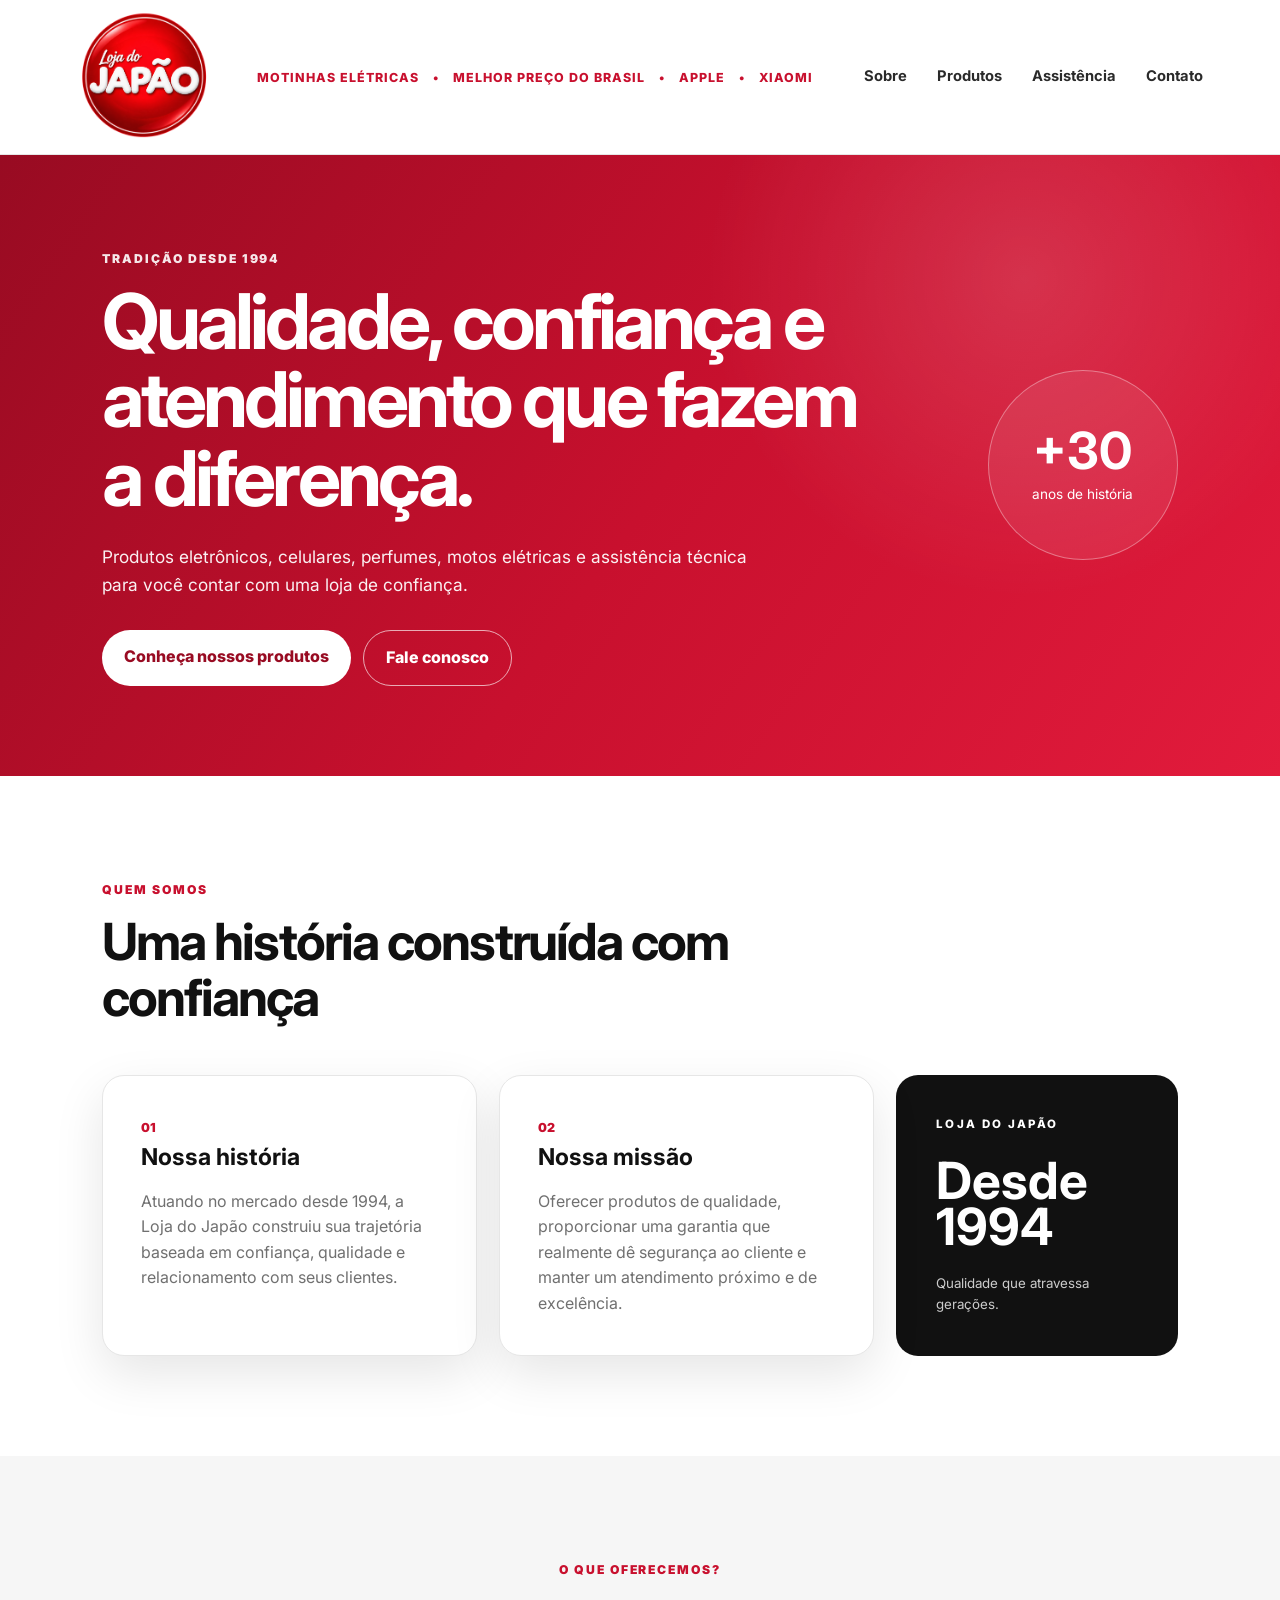
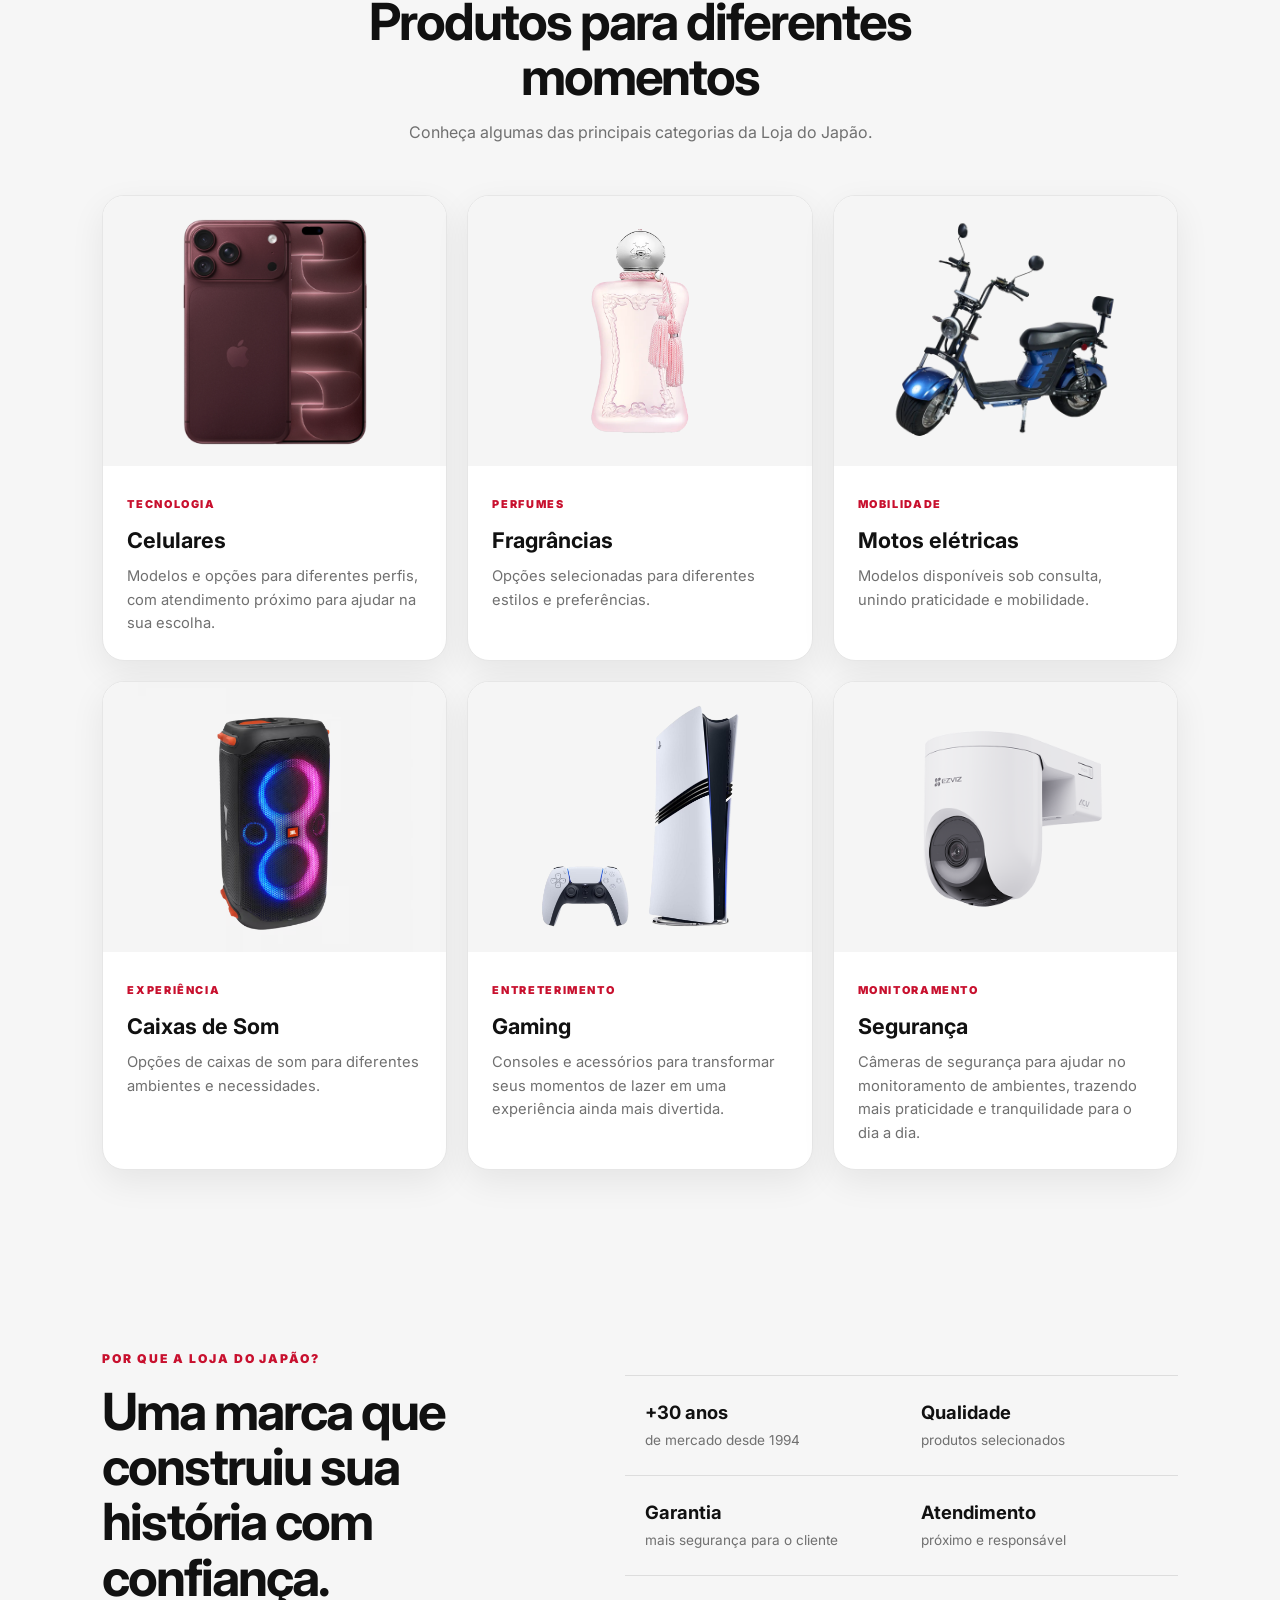
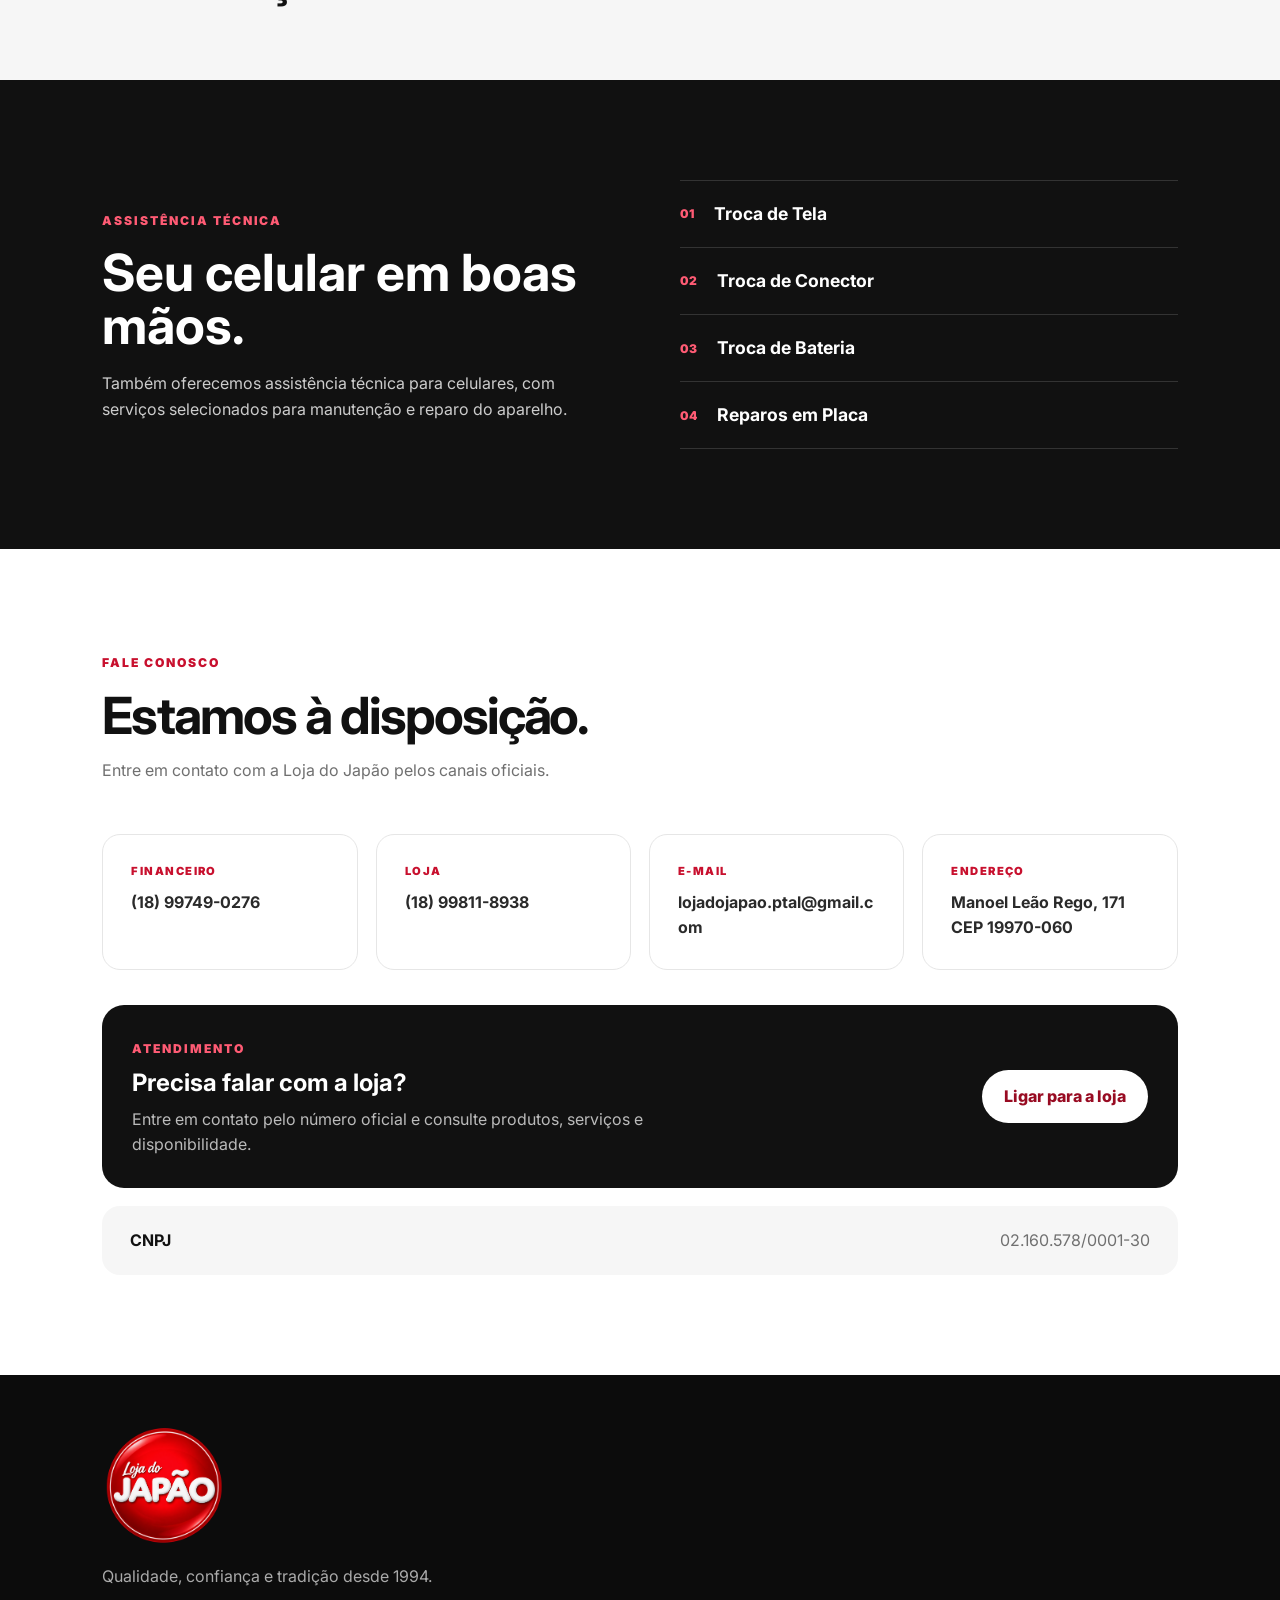
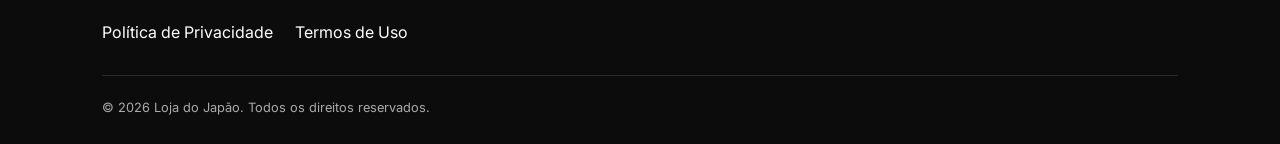
<file: index.html>
<!DOCTYPE html>
<html lang="pt-BR">
<head>
  <meta charset="UTF-8">
  <meta name="viewport" content="width=device-width, initial-scale=1.0">
  <meta name="description" content="Loja do Japão — produtos eletrônicos, celulares, perfumes, motos elétricas e assistência técnica, desde 1994.">
  <title>Loja do Japão | Financeiro</title>
  <link rel="icon" type="image/png" href="assets/47261f3b-9f89-4285-891b-f1431dbd8eb9.png">
  <link rel="stylesheet" href="style.css">
</head>
<body>
  <header class="site-header">
    <a class="brand" href="#inicio" aria-label="Loja do Japão - início">
      <img src="assets/47261f3b-9f89-4285-891b-f1431dbd8eb9.png" alt="Logo Loja do Japão">
    </a>

    <div class="header-message">
  <div class="message-track">
    <span>Motinhas Elétricas</span>
    <span>•</span>
    <span>Melhor preço do Brasil</span>
    <span>•</span>
    <span>Apple</span>
    <span>•</span>
    <span>Xiaomi</span>
    <span>•</span>
    <span>Samsung</span>
    <span>•</span>
    <span>Patinetes Elétricos</span>
    <span>•</span>
    <span>Motinhas Infantis</span>
    <span>•</span>
    <span>Qualidade</span>
    <span>•</span>
    <span>Motinhas Elétrica</span>
    <span>•</span>
    <span>Melhor preço do Brasil</span>
    <span>•</span>
    <span>Apple</span>
    <span>•</span>
    <span>Xiaomi</span>
    <span>•</span>
    <span>Samsung</span>
    <span>•</span>
    <span>Patinetes Elétricos</span>
    <span>•</span>
    <span>Motinhas Infantis</span>
    <span>•</span>
    <span>Qualidade</span>
    <span>•</span>
  </div>
</div>

</div>
    
  </div>

    <button class="menu-toggle" aria-label="Abrir menu" aria-expanded="false">☰</button>

    <nav class="main-nav" aria-label="Navegação principal">
      <a href="#sobre">Sobre</a>
      <a href="#produtos">Produtos</a>
      <a href="#assistencia">Assistência</a>
      <a href="#contato">Contato</a>
    </nav>
  </header>

  <main>
    <section id="inicio" class="hero">
      <div class="hero-content">
        <span class="eyebrow">TRADIÇÃO DESDE 1994</span>
        <h1>Qualidade, confiança e atendimento que fazem a diferença.</h1>
        <p>
          Produtos eletrônicos, celulares, perfumes, motos elétricas e assistência técnica
          para você contar com uma loja de confiança.
        </p>
        <div class="hero-actions">
          <a class="button button-primary" href="#produtos">Conheça nossos produtos</a>
          <a class="button button-light" href="#contato">Fale conosco</a>
        </div>
      </div>
      <div class="hero-badge">
        <strong>+30</strong>
        <span>anos de história</span>
      </div>
    </section>

    <section id="sobre" class="section about">
      <div class="section-heading">
        <span class="eyebrow">QUEM SOMOS</span>
        <h2>Uma história construída com confiança</h2>
      </div>

      <div class="about-grid">
        <article class="about-card history-card">
          <span class="card-number">01</span>
          <h3>Nossa história</h3>
          <p>
            Atuando no mercado desde 1994, a Loja do Japão construiu sua trajetória
            baseada em confiança, qualidade e relacionamento com seus clientes.
          </p>
        </article>

        <article class="about-card mission-card">
          <span class="card-number">02</span>
          <h3>Nossa missão</h3>
          <p>
            Oferecer produtos de qualidade, proporcionar uma garantia que realmente
            dê segurança ao cliente e manter um atendimento próximo e de excelência.
          </p>
        </article>

        <article class="about-highlight">
          <span>LOJA DO JAPÃO</span>
          <strong>Desde<br>1994</strong>
          <small>Qualidade que atravessa gerações.</small>
        </article>
      </div>
    </section>

    <section id="produtos" class="section products-section">
      <div class="section-heading centered">
        <span class="eyebrow">O QUE OFERECEMOS?</span>
        <h2>Produtos para diferentes momentos</h2>
        <p>Conheça algumas das principais categorias da Loja do Japão.</p>
      </div>

      <div class="product-showcase">
        <article class="showcase-card showcase-large">
          <div class="showcase-image">
            <img src="assets/produtos/iphone-18-pro-max-bordo.webp" alt="Celulares disponíveis na Loja do Japão" loading="lazy">
          </div>
          <div class="showcase-copy">
            <span>TECNOLOGIA</span>
            <h3>Celulares</h3>
            <p>Modelos e opções para diferentes perfis, com atendimento próximo para ajudar na sua escolha.</p>
          </div>
        </article>

        <article class="showcase-card">
          <div class="showcase-image">
            <img src="assets/produtos/delina_larosee_75ml_1-m0shviifk1.webp" alt="Perfume Delina" loading="lazy">
          </div>
          <div class="showcase-copy">
            <span>PERFUMES</span>
            <h3>Fragrâncias</h3>
            <p>Opções selecionadas para diferentes estilos e preferências.</p>
          </div>
        </article>

        <article class="showcase-card">
          <div class="showcase-image">
            <img src="assets/produtos/Scooter-eletrica-Moto-Chefe-X12-1000W.png" alt="Moto elétrica azul" loading="lazy">
          </div>
          <div class="showcase-copy">
            <span>MOBILIDADE</span>
            <h3>Motos elétricas</h3>
            <p>Modelos disponíveis sob consulta, unindo praticidade e mobilidade.</p>
          </div>
        </article>
        <article class="showcase-card">
          <div class="showcase-image">
            <img src="assets/produtos/1xg.avif" alt="Partybox preta com leds" loading="lazy">
          </div>
          <div class="showcase-copy">
            <span>EXPERIÊNCIA</span>
            <h3>Caixas de Som</h3>
            <p>Opções de caixas de som para diferentes ambientes e necessidades.</p>
          </div>
        </article>
        <article class="showcase-card">
          <div class="showcase-image">
            <img src="assets/produtos/ps5-pro-1.png" alt="PS5 Pro Branco" loading="lazy">
          </div>
          <div class="showcase-copy">
            <span>ENTRETERIMENTO</span>
            <h3>Gaming</h3>
            <p>Consoles e acessórios para transformar seus momentos de lazer em uma experiência ainda mais divertida.</p>
          </div>
        </article>
          <article class="showcase-card">
            <div class="showcase-image">
              <img src="assets/produtos/c8bb584dae6fce9f8365bcbbbc2532af_middle.png" alt="Câmera de Segurança" loading="lazy">
            </div>
            <div class="showcase-copy">
              <span>MONITORAMENTO</span>
              <h3>Segurança</h3>
              <p>Câmeras de segurança para ajudar no monitoramento de ambientes, trazendo mais praticidade e tranquilidade para o dia a dia.</p>
            </div>
    </section>

    <section class="trust-section">
      <div class="trust-inner">
        <div class="trust-title">
          <span class="eyebrow">POR QUE A LOJA DO JAPÃO?</span>
          <h2>Uma marca que construiu sua história com confiança.</h2>
        </div>
        <div class="trust-items">
          <div><strong>+30 anos</strong><span>de mercado desde 1994</span></div>
          <div><strong>Qualidade</strong><span>produtos selecionados</span></div>
          <div><strong>Garantia</strong><span>mais segurança para o cliente</span></div>
          <div><strong>Atendimento</strong><span>próximo e responsável</span></div>
        </div>
      </div>
    </section>

    <section id="assistencia" class="section assistance-section">
      <div class="assistance-content">
        <div>
          <span class="eyebrow">ASSISTÊNCIA TÉCNICA</span>
          <h2>Seu celular em boas mãos.</h2>
          <p>
            Também oferecemos assistência técnica para celulares, com serviços
            selecionados para manutenção e reparo do aparelho.
          </p>
        </div>

        <div class="service-list">
          <div><span>01</span><strong>Troca de Tela</strong></div>
          <div><span>02</span><strong>Troca de Conector</strong></div>
          <div><span>03</span><strong>Troca de Bateria</strong></div>
          <div><span>04</span><strong>Reparos em Placa</strong></div>
        </div>
      </div>
    </section>

    <section id="contato" class="section contact-section">
      <div class="section-heading">
        <span class="eyebrow">FALE CONOSCO</span>
        <h2>Estamos à disposição.</h2>
        <p>Entre em contato com a Loja do Japão pelos canais oficiais.</p>
      </div>

      <div class="contact-grid">
        <div class="contact-item">
          <span>FINANCEIRO</span>
          <a href="tel:+5518997490276">(18) 99749-0276</a>
        </div>
        <div class="contact-item">
          <span>LOJA</span>
          <a href="tel:+5518998118938">(18) 99811-8938</a>
        </div>
        <div class="contact-item">
          <span>E-MAIL</span>
          <a href="mailto:lojadojapao.ptal@gmail.com">lojadojapao.ptal@gmail.com</a>
        </div>
        <div class="contact-item">
          <span>ENDEREÇO</span>
          <p>Manoel Leão Rego, 171<br>CEP 19970-060</p>
        </div>
      </div>

      <div class="contact-cta">
        <div>
          <span class="eyebrow">ATENDIMENTO</span>
          <h3>Precisa falar com a loja?</h3>
          <p>Entre em contato pelo número oficial e consulte produtos, serviços e disponibilidade.</p>
        </div>
        <a class="button button-primary" href="tel:+5518998118938">Ligar para a loja</a>
      </div>

      <div class="company-data">
        <strong>CNPJ</strong>
        <span>02.160.578/0001-30</span>
      </div>
    </section>
  </main>

  <footer class="site-footer">
    <div>
      <img src="assets/47261f3b-9f89-4285-891b-f1431dbd8eb9.png" alt="Loja do Japão">
      <p>Qualidade, confiança e tradição desde 1994.</p>
    </div>
    <div class="footer-links">
      <a href="pages/politica-privacidade.html">Política de Privacidade</a>
      <a href="pages/termos-de-uso.html">Termos de Uso</a>
    </div>
    <p class="copyright">© <span id="year"></span> Loja do Japão. Todos os direitos reservados.</p>
  </footer>

  <script src="script.js"></script>
</body>
</html>
</file>
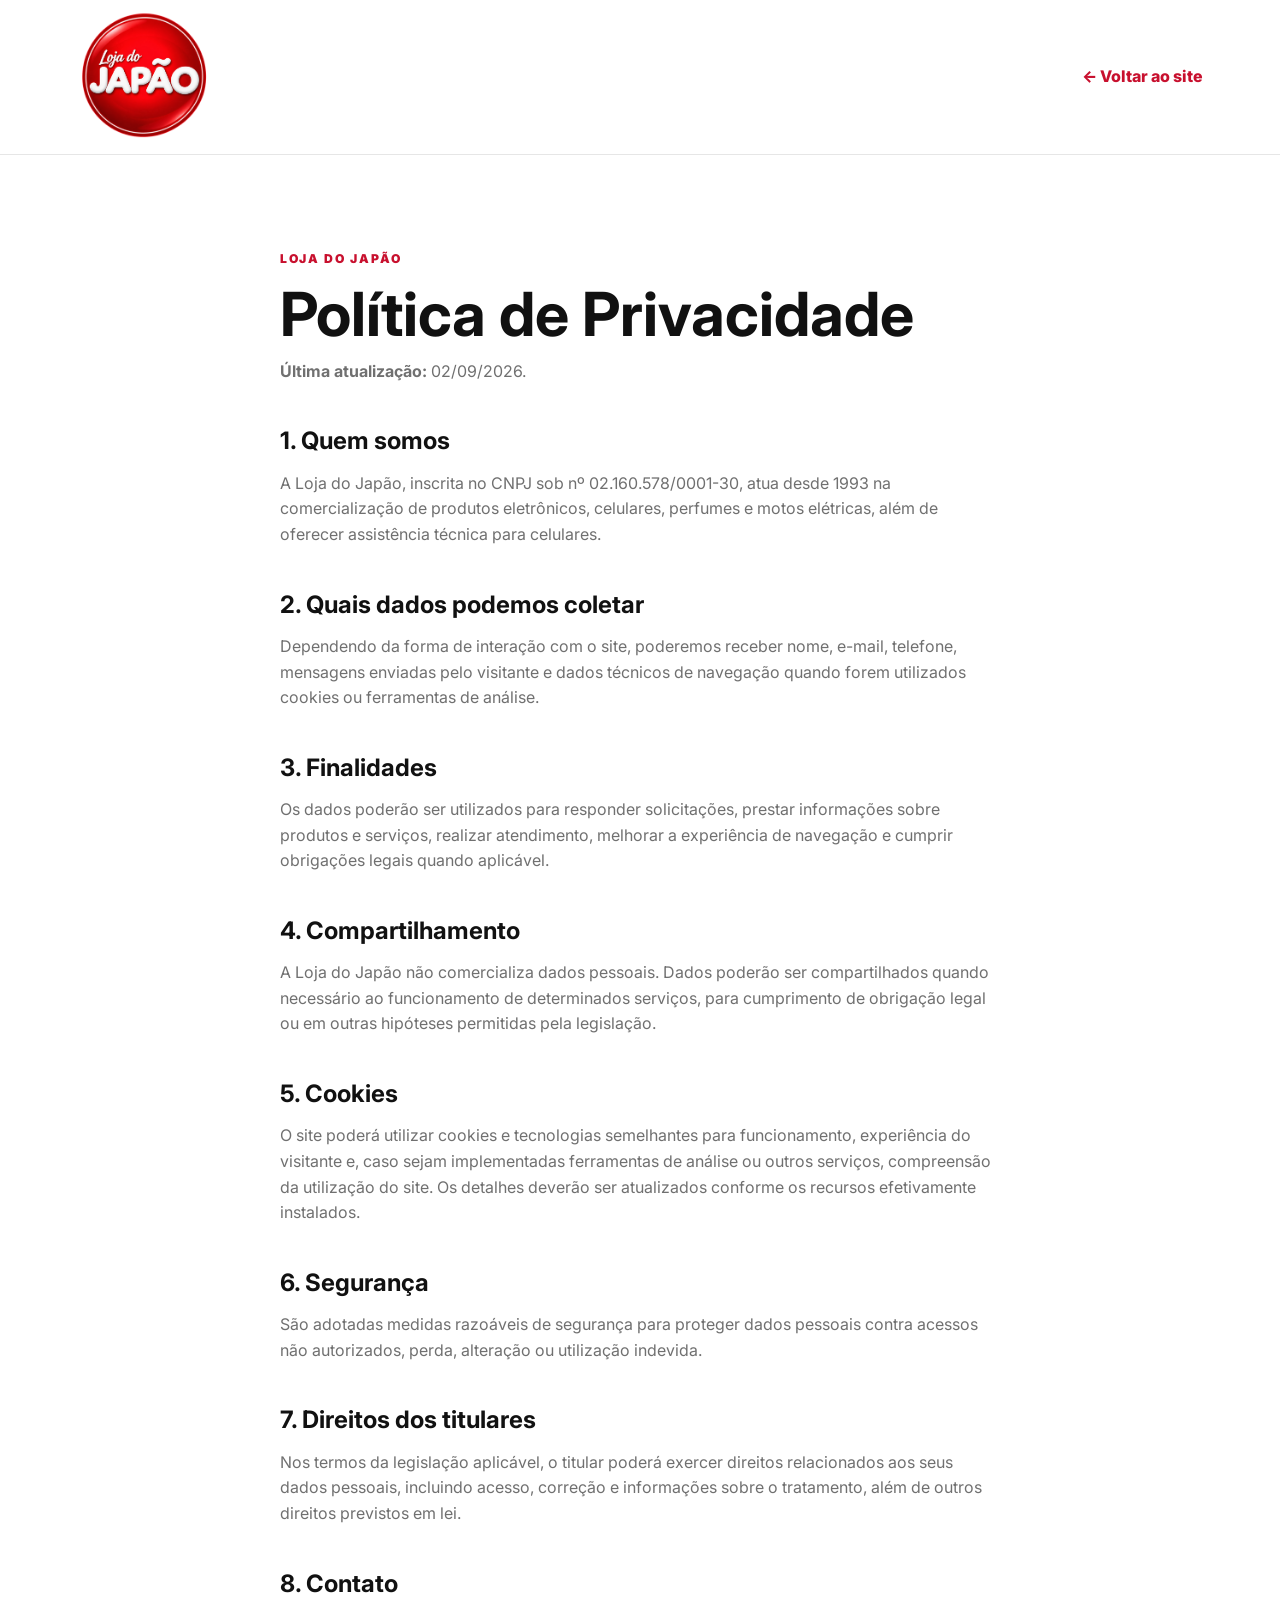
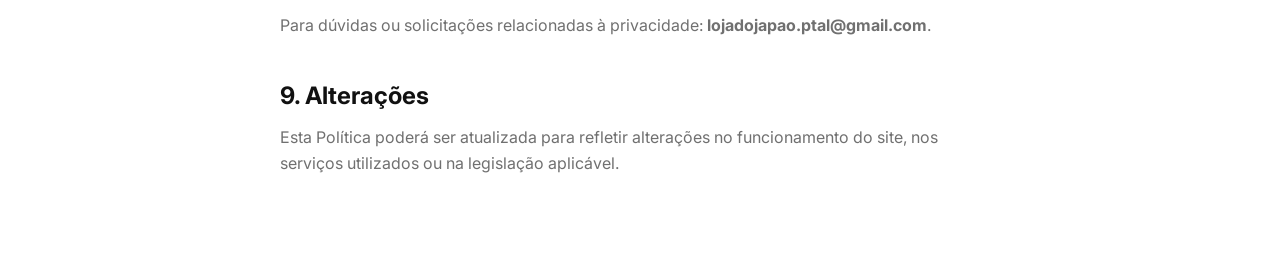
<file: pages/politica-privacidade.html>
<!DOCTYPE html>
<html lang="pt-BR">
<head>
  <meta charset="UTF-8">
  <meta name="viewport" content="width=device-width, initial-scale=1.0">
  <title>Política de Privacidade | Loja do Japão</title>
  <link rel="icon" type="image/png" href="../assets/47261f3b-9f89-4285-891b-f1431dbd8eb9.png">
  <link rel="stylesheet" href="../style.css">
</head>
<body>
  <header class="site-header">
    <a class="brand" href="../index.html"><img src="../assets/47261f3b-9f89-4285-891b-f1431dbd8eb9.png" alt="Logotipo -Loja do Japão"></a>
    <a class="back-link" href="../index.html">← Voltar ao site</a>
  </header>
  <main class="legal-page">
    <span class="eyebrow">LOJA DO JAPÃO</span>
    <h1>Política de Privacidade</h1>
    <p><strong>Última atualização: </strong>02/09/2026.</p>

    <h2>1. Quem somos</h2>
    <p>A Loja do Japão, inscrita no CNPJ sob nº 02.160.578/0001-30, atua desde 1993 na comercialização de produtos eletrônicos, celulares, perfumes e motos elétricas, além de oferecer assistência técnica para celulares.</p>

    <h2>2. Quais dados podemos coletar</h2>
    <p>Dependendo da forma de interação com o site, poderemos receber nome, e-mail, telefone, mensagens enviadas pelo visitante e dados técnicos de navegação quando forem utilizados cookies ou ferramentas de análise.</p>

    <h2>3. Finalidades</h2>
    <p>Os dados poderão ser utilizados para responder solicitações, prestar informações sobre produtos e serviços, realizar atendimento, melhorar a experiência de navegação e cumprir obrigações legais quando aplicável.</p>

    <h2>4. Compartilhamento</h2>
    <p>A Loja do Japão não comercializa dados pessoais. Dados poderão ser compartilhados quando necessário ao funcionamento de determinados serviços, para cumprimento de obrigação legal ou em outras hipóteses permitidas pela legislação.</p>

    <h2>5. Cookies</h2>
    <p>O site poderá utilizar cookies e tecnologias semelhantes para funcionamento, experiência do visitante e, caso sejam implementadas ferramentas de análise ou outros serviços, compreensão da utilização do site. Os detalhes deverão ser atualizados conforme os recursos efetivamente instalados.</p>

    <h2>6. Segurança</h2>
    <p>São adotadas medidas razoáveis de segurança para proteger dados pessoais contra acessos não autorizados, perda, alteração ou utilização indevida.</p>

    <h2>7. Direitos dos titulares</h2>
    <p>Nos termos da legislação aplicável, o titular poderá exercer direitos relacionados aos seus dados pessoais, incluindo acesso, correção e informações sobre o tratamento, além de outros direitos previstos em lei.</p>

    <h2>8. Contato</h2>
    <p>Para dúvidas ou solicitações relacionadas à privacidade: <strong>lojadojapao.ptal@gmail.com</strong>.</p>

    <h2>9. Alterações</h2>
    <p>Esta Política poderá ser atualizada para refletir alterações no funcionamento do site, nos serviços utilizados ou na legislação aplicável.</p>
  </main>
</body>
</html>
</file>
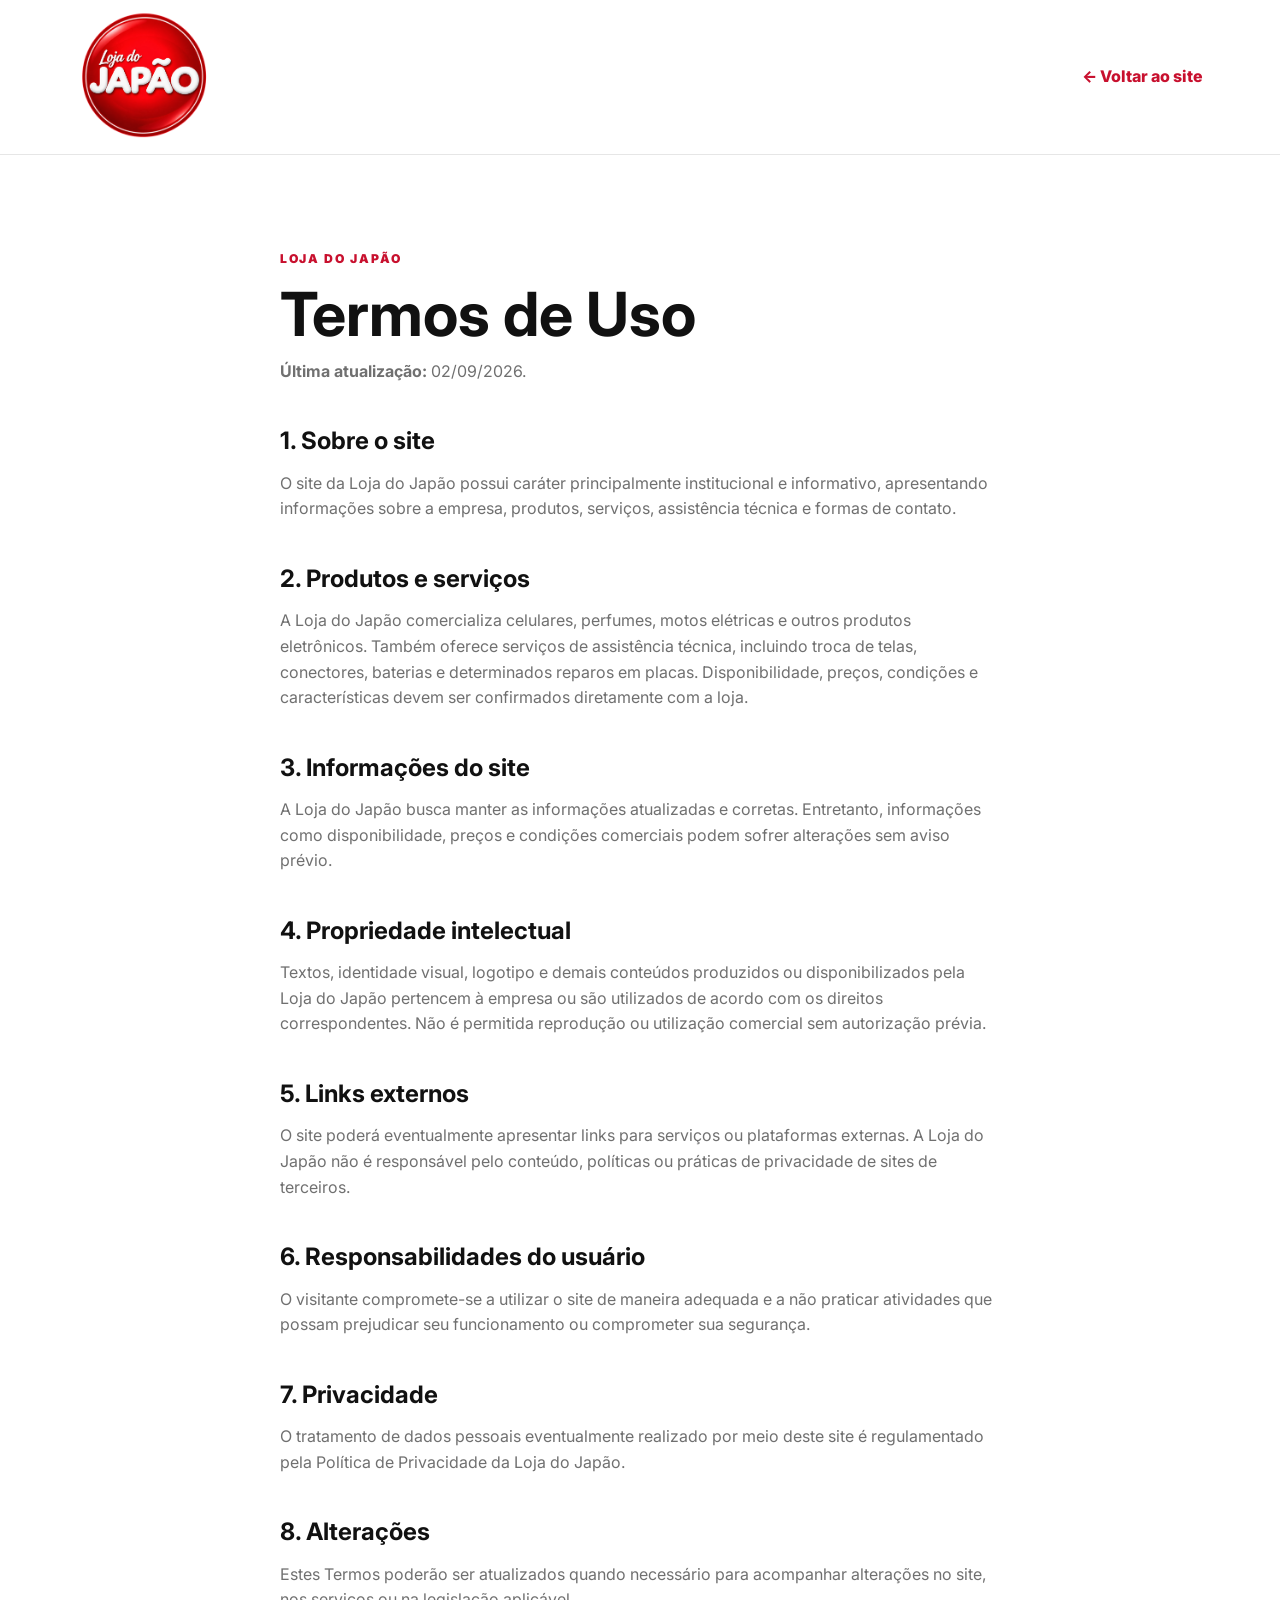
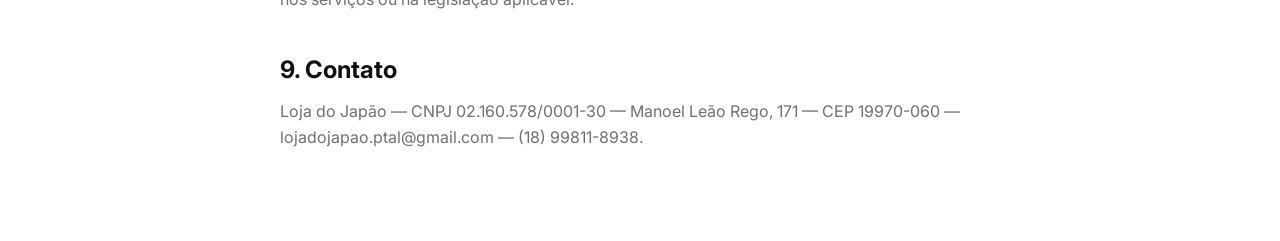
<file: pages/termos-de-uso.html>
<!DOCTYPE html>
<html lang="pt-BR">
<head>
  <meta charset="UTF-8">
  <meta name="viewport" content="width=device-width, initial-scale=1.0">
  <title>Termos de Uso | Loja do Japão</title>
  <link rel="icon" type="image/png" href="..//assets/47261f3b-9f89-4285-891b-f1431dbd8eb9.png">
  <link rel="stylesheet" href="../style.css">
</head>
<body>
  <header class="site-header">
    <a class="brand" href="../index.html"><img src="..//assets/47261f3b-9f89-4285-891b-f1431dbd8eb9.png" alt="Logotipo - Loja do Japão"></a>
    <a class="back-link" href="../index.html">← Voltar ao site</a>
  </header>
  <main class="legal-page">
    <span class="eyebrow">LOJA DO JAPÃO</span>
    <h1>Termos de Uso</h1>
    <p><strong>Última atualização: </strong>02/09/2026.</p>

    <h2>1. Sobre o site</h2>
    <p>O site da Loja do Japão possui caráter principalmente institucional e informativo, apresentando informações sobre a empresa, produtos, serviços, assistência técnica e formas de contato.</p>

    <h2>2. Produtos e serviços</h2>
    <p>A Loja do Japão comercializa celulares, perfumes, motos elétricas e outros produtos eletrônicos. Também oferece serviços de assistência técnica, incluindo troca de telas, conectores, baterias e determinados reparos em placas. Disponibilidade, preços, condições e características devem ser confirmados diretamente com a loja.</p>

    <h2>3. Informações do site</h2>
    <p>A Loja do Japão busca manter as informações atualizadas e corretas. Entretanto, informações como disponibilidade, preços e condições comerciais podem sofrer alterações sem aviso prévio.</p>

    <h2>4. Propriedade intelectual</h2>
    <p>Textos, identidade visual, logotipo e demais conteúdos produzidos ou disponibilizados pela Loja do Japão pertencem à empresa ou são utilizados de acordo com os direitos correspondentes. Não é permitida reprodução ou utilização comercial sem autorização prévia.</p>

    <h2>5. Links externos</h2>
    <p>O site poderá eventualmente apresentar links para serviços ou plataformas externas. A Loja do Japão não é responsável pelo conteúdo, políticas ou práticas de privacidade de sites de terceiros.</p>

    <h2>6. Responsabilidades do usuário</h2>
    <p>O visitante compromete-se a utilizar o site de maneira adequada e a não praticar atividades que possam prejudicar seu funcionamento ou comprometer sua segurança.</p>

    <h2>7. Privacidade</h2>
    <p>O tratamento de dados pessoais eventualmente realizado por meio deste site é regulamentado pela Política de Privacidade da Loja do Japão.</p>

    <h2>8. Alterações</h2>
    <p>Estes Termos poderão ser atualizados quando necessário para acompanhar alterações no site, nos serviços ou na legislação aplicável.</p>

    <h2>9. Contato</h2>
    <p>Loja do Japão — CNPJ 02.160.578/0001-30 — Manoel Leão Rego, 171 — CEP 19970-060 — lojadojapao.ptal@gmail.com — (18) 99811-8938.</p>
  </main>
</body>
</html>
</file>
<file: style.css>
@import url('https://fonts.googleapis.com/css2?family=Inter:wght@400;500;600;700;800;900&display=swap');

:root {
  --red: #c8102e;
  --red-dark: #980b22;
  --black: #111111;
  --text: #2a2a2a;
  --muted: #707070;
  --white: #ffffff;
  --light: #f6f6f6;
  --border: #e6e6e6;
  --radius: 22px;
  --shadow: 0 18px 50px rgba(0, 0, 0, .10);
}

* { box-sizing: border-box; margin: 0; padding: 0; }
html { scroll-behavior: smooth; }
body {
  font-family: Inter, Arial, sans-serif;
  color: var(--text);
  background: var(--white);
  line-height: 1.6;
}
a { color: inherit; text-decoration: none; }
img { max-width: 100%; display: block; }

.site-header {
  position: sticky;
  top: 0;
  z-index: 50;
  min-height: 86px;
  padding: 10px 6%;
  display: flex;
  align-items: center;
  justify-content: space-between;
  background: rgba(255,255,255,.96);
  border-bottom: 1px solid var(--border);
  backdrop-filter: blur(12px);
}

.brand img { width: 135px; }

.header-message {
  flex: 1;
  margin-left: 45px;
  margin-right: 50px;
  overflow: hidden;
  white-space: nowrap;
}

.message-track {
  display: inline-flex;
  align-items: center;
  gap: 14px;
  width: max-content;
  color: var(--red);
  font-size: .78rem;
  font-weight: 800;
  letter-spacing: .08em;
  text-transform: uppercase;
  animation: message-scroll 60s linear infinite;
}

@keyframes message-scroll {
  from {
    transform: translateX(0);
  }
  to {
    transform: translateX(-50%);
  }
}

.main-nav { display: flex; gap: 30px; align-items: center; }
.main-nav a { font-size: .92rem; font-weight: 700; }
.main-nav a:hover { color: var(--red); }
.menu-toggle { display: none; border: 0; background: none; font-size: 1.8rem; cursor: pointer; }

.hero {
  min-height: 620px;
  padding: 90px 8%;
  display: flex;
  align-items: center;
  justify-content: space-between;
  gap: 50px;
  color: var(--white);
  background:
    radial-gradient(circle at 80% 20%, rgba(255,255,255,.13), transparent 28%),
    linear-gradient(125deg, #980b22 0%, #c8102e 52%, #e21b3c 100%);
}
.hero-content { max-width: 760px; }
.eyebrow {
  display: inline-block;
  margin-bottom: 15px;
  color: var(--red);
  font-size: .76rem;
  font-weight: 900;
  letter-spacing: .16em;
}
.hero .eyebrow { color: #fff; opacity: .9; }
.hero h1 { max-width: 760px; font-size: clamp(2.5rem, 6vw, 5rem); line-height: 1.02; letter-spacing: -.05em; }
.hero p { max-width: 650px; margin: 25px 0 32px; font-size: 1.08rem; opacity: .94; }
.hero-actions { display: flex; flex-wrap: wrap; gap: 12px; }
.button { padding: 14px 22px; border-radius: 999px; font-weight: 800; }
.button-primary { background: var(--white); color: var(--red-dark); }
.button-light { border: 1px solid rgba(255,255,255,.65); color: #fff; }
.hero-badge {
  min-width: 190px; min-height: 190px; padding: 25px;
  border: 1px solid rgba(255,255,255,.35);
  border-radius: 50%;
  display: flex; flex-direction: column; align-items: center; justify-content: center;
  text-align: center; background: rgba(255,255,255,.08);
}
.hero-badge strong { font-size: 3.2rem; line-height: 1; }
.hero-badge span { margin-top: 8px; font-size: .85rem; }

.section { padding: 100px 8%; }
.section-heading { max-width: 720px; margin-bottom: 50px; }
.section-heading h2 { font-size: clamp(2rem, 4vw, 3.4rem); line-height: 1.08; letter-spacing: -.04em; color: var(--black); }
.section-heading p { margin-top: 15px; color: var(--muted); }
.centered { margin-left: auto; margin-right: auto; text-align: center; }

.about { background: #fff; }
.about-grid { display: grid; grid-template-columns: 1fr 1fr .75fr; gap: 22px; align-items: stretch; }
.about-card {
  position: relative; padding: 38px; border: 1px solid var(--border);
  border-radius: var(--radius); background: #fff; box-shadow: var(--shadow);
}
.about-card h3 { margin-bottom: 12px; font-size: 1.45rem; color: var(--black); }
.about-card p { color: var(--muted); }
.card-number { color: var(--red); font-weight: 900; font-size: .78rem; }
.about-highlight {
  padding: 40px; border-radius: var(--radius);
  background: var(--black); color: white;
  display: flex; flex-direction: column; justify-content: space-between;
}
.about-highlight span { font-size: .72rem; letter-spacing: .18em; font-weight: 800; }
.about-highlight strong { font-size: 3.2rem; line-height: .9; }
.about-highlight small { color: #ccc; }

.products-section { background: var(--light); }
.cards-grid { display: grid; grid-template-columns: repeat(3, 1fr); gap: 22px; }
.product-card {
  padding: 38px; background: #fff; border-radius: var(--radius);
  border: 1px solid var(--border); transition: transform .25s ease, box-shadow .25s ease;
}
.product-card:hover { transform: translateY(-7px); box-shadow: var(--shadow); }
.product-icon {
  width: 62px; height: 62px; display: grid; place-items: center;
  border-radius: 18px; background: #fff0f2; color: var(--red);
  font-size: 1.8rem; margin-bottom: 25px;
}
.product-card h3 { font-size: 1.35rem; margin-bottom: 10px; color: var(--black); }
.product-card p { color: var(--muted); }

.assistance-section { background: var(--black); color: white; }
.assistance-content { display: grid; grid-template-columns: 1fr 1fr; gap: 80px; align-items: center; }
.assistance-section h2 { color: white; font-size: clamp(2.2rem, 4vw, 3.8rem); line-height: 1.05; }
.assistance-section p { margin-top: 18px; color: #ccc; max-width: 600px; }
.assistance-section .eyebrow { color: #ff5b74; }
.service-list { border-top: 1px solid #333; }
.service-list div {
  padding: 19px 0; display: flex; align-items: center; gap: 20px;
  border-bottom: 1px solid #333;
}
.service-list span { color: #ff5b74; font-size: .75rem; font-weight: 900; }
.service-list strong { font-size: 1.1rem; }

.contact-section { background: #fff; }
.contact-grid { display: grid; grid-template-columns: repeat(4, 1fr); gap: 18px; }
.contact-item { padding: 28px; border: 1px solid var(--border); border-radius: 18px; }
.contact-item span { display: block; margin-bottom: 9px; color: var(--red); font-size: .7rem; font-weight: 900; letter-spacing: .13em; }
.contact-item a { font-weight: 700; overflow-wrap: anywhere; }
.contact-item a:hover { color: var(--red); }
.contact-item p { color: var(--text); }
.company-data {
  margin-top: 18px; padding: 22px 28px; border-radius: 18px;
  display: flex; gap: 12px; justify-content: space-between;
  background: var(--light);
}
.company-data strong { color: var(--black); }
.company-data span { color: var(--muted); }

.site-footer { padding: 50px 8% 25px; background: #0c0c0c; color: white; }
.site-footer img { width: 125px; margin-bottom: 15px; }
.site-footer p { color: #aaa; }
.footer-links { display: flex; gap: 22px; margin: 30px 0; flex-wrap: wrap; }
.footer-links a:hover { color: #ff5b74; }
.copyright { padding-top: 22px; border-top: 1px solid #292929; font-size: .8rem; }

.legal-page { max-width: 900px; margin: 0 auto; padding: 90px 7%; }
.legal-page h1 { margin-bottom: 12px; font-size: clamp(2.2rem, 5vw, 3.8rem); line-height: 1.05; color: var(--black); }
.legal-page h2 { margin-top: 38px; margin-bottom: 10px; color: var(--black); }
.legal-page p, .legal-page li { color: var(--muted); }
.legal-page ul { margin: 10px 0 0 20px; }
.back-link { display: block; width: fit-content; margin: 0 0 auto 35px auto; color: var(--red); font-weight: 800;
}

@media (max-width: 900px) {
  .hero { flex-direction: column; align-items: flex-start; }
  .hero-badge { align-self: flex-end; }
  .about-grid, .assistance-content { grid-template-columns: 1fr; }
  .cards-grid { grid-template-columns: 1fr 1fr; }
  .contact-grid { grid-template-columns: 1fr 1fr; }
}
@media (max-width: 650px) {
  .site-header { padding: 10px 5%; }
  .brand img { width: 112px; }
  .menu-toggle { display: block; }
  .main-nav {
    display: none; position: absolute; left: 5%; right: 5%; top: 78px;
    padding: 20px; flex-direction: column; align-items: flex-start;
    background: white; border: 1px solid var(--border); border-radius: 16px; box-shadow: var(--shadow);
  }
  .main-nav.open { display: flex; }
  .hero { min-height: 650px; padding: 70px 6%; }
  .hero h1 { font-size: 2.7rem; }
  .section { padding: 70px 6%; }
  .cards-grid, .contact-grid { grid-template-columns: 1fr; }
  .company-data { flex-direction: column; }
}

.product-showcase {
  max-width: 1280px;
  margin: 0 auto;
  display: grid;
  grid-template-columns: repeat(3, 1fr);
  gap: 20px;
}
.showcase-card {
  overflow: hidden;
  border-radius: var(--radius);
  background: #fff;
  border: 1px solid var(--border);
  box-shadow: 0 12px 35px rgba(0,0,0,.07);
  transition: transform .25s ease, box-shadow .25s ease;
}
.showcase-card:hover { transform: translateY(-6px); box-shadow: var(--shadow); }
.showcase-large { grid-row: auto; }
.showcase-image {
  height: 270px;
  display: flex;
  align-items: center;
  justify-content: center;
  padding: 20px;
  overflow: hidden;
  background: #f5f5f5;
}

.showcase-image img {
  display: block;
  width: 100%;
  height: 100%;
  max-width: 100%;
  max-height: 100%;
  object-fit: contain;
  object-position: center;
}
.showcase-copy { padding: 24px; }
.showcase-copy span {
  color: var(--red);
  font-size: .68rem;
  font-weight: 900;
  letter-spacing: .15em;
}
.showcase-copy h3 { margin: 7px 0 8px; font-size: 1.35rem; color: var(--black); }
.showcase-copy p { color: var(--muted); font-size: .92rem; }

.product-extra {
  margin-top: 20px;
  display: grid;
  grid-template-columns: 1fr 1fr;
  gap: 20px;
}
.product-extra div {
  position: relative;
  min-height: 190px;
  overflow: hidden;
  border-radius: var(--radius);
  background: #fff;
  border: 1px solid var(--border);
}
.product-extra img {
  display: block;
  width: 100%;
  height: 220px;
  object-fit: contain;
  object-position: center;
  padding: 18px;
}
.product-extra span {
  position: absolute;
  left: 18px;
  bottom: 16px;
  padding: 7px 12px;
  border-radius: 999px;
  background: rgba(0,0,0,.82);
  color: #fff;
  font-size: .75rem;
  font-weight: 800;
}

.trust-section {
  padding: 75px 8%;
  background: #f6f6f6;
}
.trust-inner {
  display: grid;
  grid-template-columns: .9fr 1.1fr;
  gap: 70px;
  align-items: center;
}
.trust-title h2 {
  max-width: 650px;
  font-size: clamp(2rem, 4vw, 3.2rem);
  line-height: 1.08;
  color: var(--black);
  letter-spacing: -.04em;
}
.trust-items {
  display: grid;
  grid-template-columns: 1fr 1fr;
  border-top: 1px solid #ddd;
}
.trust-items div {
  padding: 22px 20px;
  border-bottom: 1px solid #ddd;
}
.trust-items strong { display: block; color: var(--black); font-size: 1.15rem; }
.trust-items span { color: var(--muted); font-size: .85rem; }

.contact-cta {
  margin: 35px 0 18px;
  padding: 30px;
  border-radius: var(--radius);
  background: var(--black);
  color: white;
  display: flex;
  align-items: center;
  justify-content: space-between;
  gap: 30px;
}
.contact-cta .eyebrow { color: #ff5b74; margin-bottom: 6px; }
.contact-cta h3 { font-size: 1.5rem; }
.contact-cta p { color: #bbb; max-width: 600px; margin-top: 4px; }

@media (max-width: 1000px) {
  .product-showcase { grid-template-columns: 1fr 1fr; } 
  .showcase-large { grid-column: auto; }
  .trust-inner { grid-template-columns: 1fr; gap: 40px; }
}
@media (max-width: 650px) {
  .product-showcase { grid-template-columns: 1fr; }
  .showcase-image { height: 260px; }
  .product-extra { grid-template-columns: 1fr; }
  .trust-items { grid-template-columns: 1fr; }
  .contact-cta { flex-direction: column; align-items: flex-start; }
}

.showcase-large .showcase-image img {
  transform: scale(1.0);
}

.showcase-image img[src*="delina_larosee"] {
  transform: scale(1.25);
}

.contact-item p {
  font-weight: 700;
}

.showcase-image img[src*="ps5-pro-1"] {
  transform: scale(1.19);
}

.showcase-image img[src*="c8bb584dae6fce9f8365bcbbbc2532af_middle"] {
  transform: scale(1.0);
}

.showcase-image img[src*="1xg.avif"] {
  transform: scale(1.20);
}
</file>
